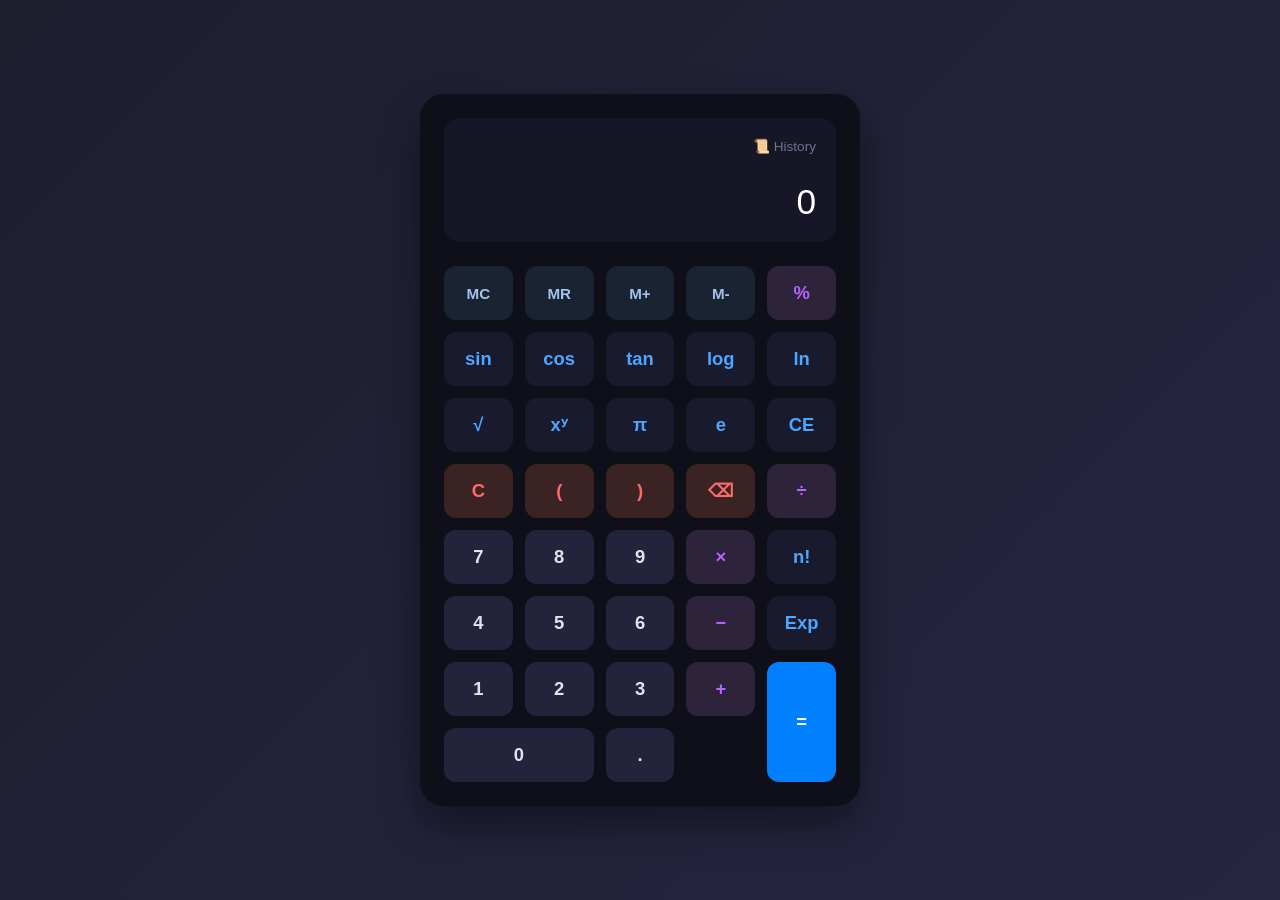
<file: Calculator App/index.html>
<!DOCTYPE html>
<html lang="en">
<head>
    <meta charset="UTF-8">
    <meta name="viewport" content="width=device-width, initial-scale=1.0">
    <title>Scientific Calculator</title>
    <link rel="stylesheet" href="style.css">
</head>
<body>
    <div class="calculator">
        <!-- Display Screen -->
        <div class="screen">
            <div class="top-row">
                <span id="memory-indicator"></span>
                <button class="history-toggle-btn" onclick="toggleHistoryLog()">📜 History</button>
            </div>
            <div id="history"></div>
            <div id="display">0</div>
        </div>

        <!-- Buttons Grid -->
        <div class="buttons">
            <!-- Memory Keys Row -->
            <button class="btn mem" onclick="pressMem('MC')">MC</button>
            <button class="btn mem" onclick="pressMem('MR')">MR</button>
            <button class="btn mem" onclick="pressMem('M+')">M+</button>
            <button class="btn mem" onclick="pressMem('M-')">M-</button>
            <button class="btn op" onclick="pressSci('percent')">%</button>

            <!-- Row 1: Scientific Functions -->
            <button class="btn sci" onclick="pressSci('sin')">sin</button>
            <button class="btn sci" onclick="pressSci('cos')">cos</button>
            <button class="btn sci" onclick="pressSci('tan')">tan</button>
            <button class="btn sci" onclick="pressSci('log')">log</button>
            <button class="btn sci" onclick="pressSci('ln')">ln</button>

            <!-- Row 2: Advanced Math -->
            <button class="btn sci" onclick="pressSci('sqrt')">√</button>
            <button class="btn sci" onclick="pressSci('pow')">xʸ</button>
            <button class="btn sci" onclick="pressSci('pi')">π</button>
            <button class="btn sci" onclick="pressSci('e')">e</button>
            <button class="btn sci" onclick="clearEntry()">CE</button>

            <!-- Row 3 -->
            <button class="btn action" onclick="clearAll()">C</button>
            <button class="btn action" onclick="press('(')">(</button>
            <button class="btn action" onclick="press(')')">)</button>
            <button class="btn action" onclick="backspace()">⌫</button>
            <button class="btn op" onclick="press('/')">÷</button>

            <!-- Row 4 -->
            <button class="btn" onclick="press('7')">7</button>
            <button class="btn" onclick="press('8')">8</button>
            <button class="btn" onclick="press('9')">9</button>
            <button class="btn op" onclick="press('*')">×</button>
            <button class="btn sci" onclick="pressSci('fact')">n!</button>

            <!-- Row 5 -->
            <button class="btn" onclick="press('4')">4</button>
            <button class="btn" onclick="press('5')">5</button>
            <button class="btn" onclick="press('6')">6</button>
            <button class="btn op" onclick="press('-')">−</button>
            <button class="btn sci" onclick="pressSci('exp')">Exp</button>

            <!-- Row 6 -->
            <button class="btn" onclick="press('1')">1</button>
            <button class="btn" onclick="press('2')">2</button>
            <button class="btn" onclick="press('3')">3</button>
            <button class="btn op" onclick="press('+')">+</button>
            <button class="btn equal" onclick="calculate()">=</button>

            <!-- Row 7 -->
            <button class="btn zero" onclick="press('0')">0</button>
            <button class="btn" onclick="press('.')">.</button>
        </div>

        <!-- Slide-out Past Calculations Log -->
        <div id="history-log" class="history-log">
            <div class="history-header">
                <h3>Calculation History</h3>
                <button class="close-btn" onclick="toggleHistoryLog()">✕</button>
            </div>
            <div id="history-list" class="history-list">
                <p class="empty-msg">No history yet</p>
            </div>
            <button class="clear-history-btn" onclick="clearHistoryLog()">Clear All History</button>
        </div>
    </div>

    <script src="script.js"></script>
</body>
</html>
</file>
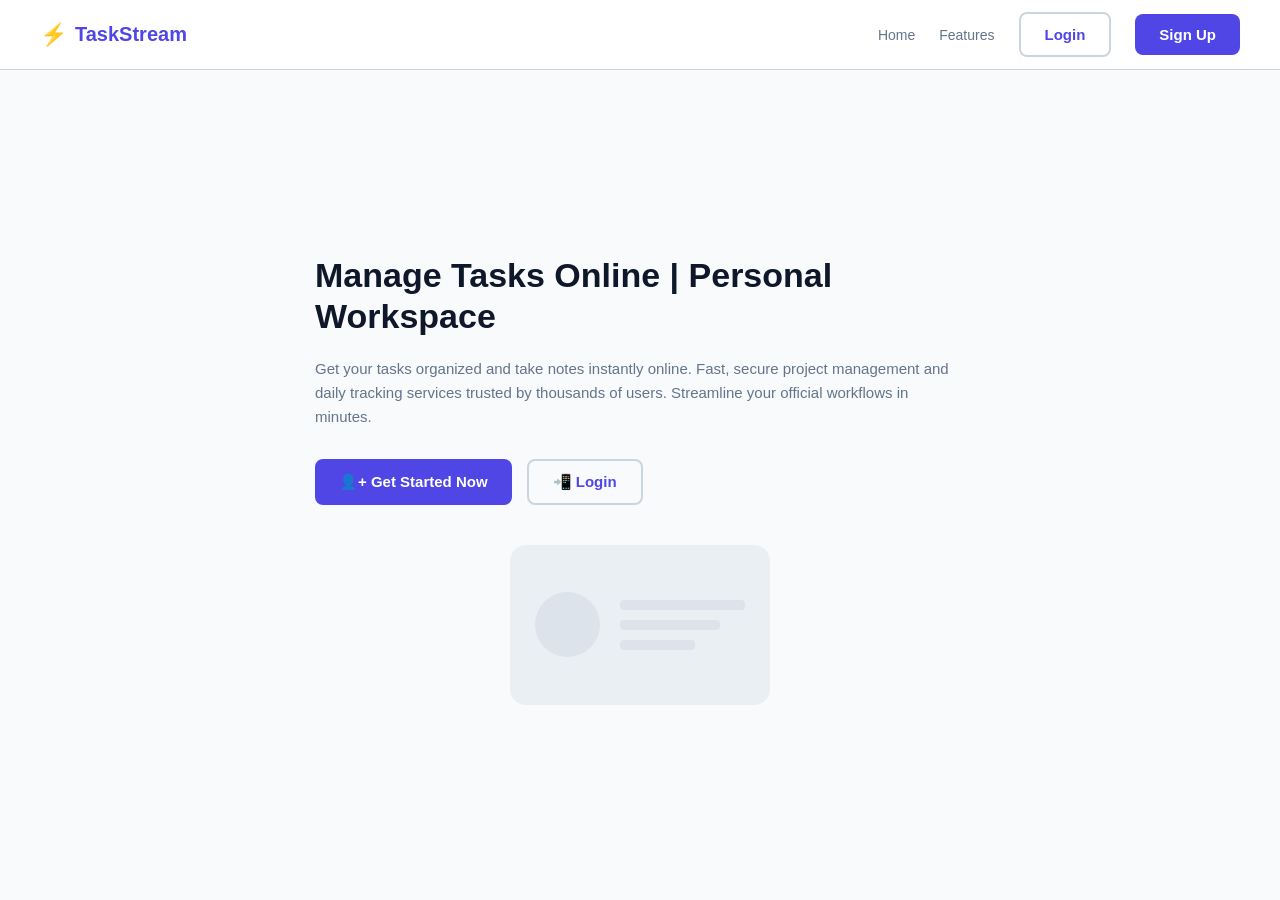
<file: To-Do App/index.html>
<!DOCTYPE html>
<html lang="en">
<head>
    <meta charset="UTF-8">
    <meta name="viewport" content="width=device-width, initial-scale=1.0">
    <title>TaskStream | Task & Notes Manager</title>
    <link rel="stylesheet" href="style.css">
</head>
<body>

    <!-- Global Navigation Top Bar -->
    <nav class="navbar" id="globalNavbar">
        <div class="nav-brand" id="brandLogo">
            <span class="logo-icon">⚡</span>
            <span class="logo-text">TaskStream</span>
        </div>
        <div class="nav-links" id="navLinksMenu">
            <a href="#" class="nav-link" id="navHomeLink">Home</a>
            <a href="#" class="nav-link" id="navFeaturesLink">Features</a>
            <button class="btn btn-sm btn-outline" id="navLoginBtn">Login</button>
            <button class="btn btn-sm btn-primary" id="navRegisterBtn">Sign Up</button>
        </div>
    </nav>

    <!-- Main Content Container Wrapper -->
    <div class="app-wrapper">

        <!-- Landing Page Hero Section -->
        <div class="landing-container" id="landingSection">
            <div class="hero-content">
                <h1>Manage Tasks Online | Personal Workspace</h1>
                <p class="hero-subtitle">
                    Get your tasks organized and take notes instantly online. Fast, secure project management and daily tracking services trusted by thousands of users. Streamline your official workflows in minutes.
                </p>
                <div class="hero-buttons">
                    <button class="btn btn-primary" id="landingGetStartedBtn">👤+ Get Started Now</button>
                    <button class="btn btn-outline" id="landingLoginBtn">📲 Login</button>
                </div>
                <!-- Illustration Placeholder Graphic -->
                <div class="hero-illustration">
                    <div class="mock-card">
                        <div class="mock-avatar"></div>
                        <div class="mock-lines">
                            <div class="mock-line"></div>
                            <div class="mock-line"></div>
                            <div class="mock-line"></div>
                        </div>
                    </div>
                </div>
            </div>
        </div>

        <!-- Authentication Container (Login / Register) -->
        <div class="auth-container hidden" id="authContainer">
            <button class="back-to-home" id="backToHomeBtn">← Back to Home</button>
            
            <!-- Login Form Card -->
            <div class="form-box" id="loginBox">
                <h2>Welcome Back</h2>
                <p class="subtitle">Please enter your details to sign in</p>
                <form id="loginForm">
                    <div class="input-group">
                        <label for="loginEmail">Email Address</label>
                        <input type="email" id="loginEmail" placeholder="you@example.com" required>
                    </div>
                    <div class="input-group">
                        <label for="loginPassword">Password</label>
                        <div class="password-wrapper">
                            <input type="password" id="loginPassword" placeholder="••••••••" required>
                            <button type="button" class="toggle-password">👁️</button>
                        </div>
                    </div>
                    <button type="submit" class="btn">Sign In</button>
                </form>
                <p class="toggle-text">Don't have an account? <a href="#" id="toSignup">Sign up</a></p>
            </div>

            <!-- Signup Form Card -->
            <div class="form-box hidden" id="signupBox">
                <h2>Create Account</h2>
                <p class="subtitle">Join us today by creating your account</p>
                <form id="signupForm">
                    <div class="input-group">
                        <label for="signupName">Full Name</label>
                        <input type="text" id="signupName" placeholder="John Doe" required>
                    </div>
                    <div class="input-group">
                        <label for="signupEmail">Email Address</label>
                        <input type="email" id="signupEmail" placeholder="you@example.com" required>
                    </div>
                    <div class="input-group">
                        <label for="signupPassword">Password</label>
                        <div class="password-wrapper">
                            <input type="password" id="signupPassword" placeholder="Minimum 6 characters" required>
                            <button type="button" class="toggle-password">👁️</button>
                        </div>
                    </div>
                    <button type="submit" class="btn">Register</button>
                </form>
                <p class="toggle-text">Already have an account? <a href="#" id="toLogin">Sign in</a></p>
            </div>
        </div>

        <!-- Dashboard Container -->
        <div class="dashboard-container hidden" id="dashboardContainer">
            <header class="dash-header">
                <h1>Workspace Dashboard</h1>
                <button id="logoutBtn" class="btn btn-danger">Log Out</button>
            </header>
            
            <main class="dash-content">
                <div class="welcome-card">
                    <h2><span id="timeGreeting">Hello</span>, <span id="userGreeting">User</span>! 👋</h2>
                    <p>Select a task to open your scratchpad workspace and write detailed notes.</p>
                </div>
                
                <div class="workspace-grid">
                    <!-- Left Side: Tasks List -->
                    <div class="todo-section">
                        <h3>My Tasks & Projects</h3>
                        
                        <!-- Input Row -->
                        <div class="todo-input-row">
                            <input type="text" id="todoInput" placeholder="e.g., About myself...">
                            <button id="addTodoBtn" class="btn">Add</button>
                        </div>

                        <!-- 🌟 NEW: Search Bar Input Field -->
                        <div class="search-row" style="margin-bottom: 15px;">
                            <input type="text" id="taskSearchInput" placeholder="🔍 Search tasks or projects..." style="width: 100%; padding: 10px; border: 1px solid var(--border-color); border-radius: 6px; outline: none; font-size: 14px;">
                        </div>

                        <ul id="todoList"></ul>
                    </div>

                    <!-- Right Side: Active Notes Workspace -->
                    <div class="notes-section section-disabled" id="notesSection">
                        <div class="notes-header">
                            <h3>Workspace Scratchpad</h3>
                            <span id="activeTaskTitle">No task selected</span>
                        </div>
                        <textarea id="notesTextarea" placeholder="Click any task on the left to start writing notes..." disabled></textarea>
                        <div class="notes-footer">
                            <button id="saveNotesBtn" class="btn" disabled>Save Document Notes</button>
                        </div>
                    </div>
                </div>
            </main>
        </div>

    </div>

    <script src="script.js"></script>
</body>
</html>
</file>
<file: Calculator App/style.css>
* {
    box-sizing: border-box;
    margin: 0;
    padding: 0;
    font-family: 'Segoe UI', Tahoma, Geneva, Verdana, sans-serif;
}

body {
    display: flex;
    justify-content: center;
    align-items: center;
    min-height: 100vh;
    background: linear-gradient(135deg, #1e1e2f, #252542);
}

.calculator {
    width: 100%;
    max-width: 440px;
    background: #0f0f1a;
    border-radius: 24px;
    padding: 24px;
    box-shadow: 0 20px 40px rgba(0, 0, 0, 0.4);
}

.screen {
    background-color: #161626;
    padding: 20px;
    border-radius: 16px;
    margin-bottom: 24px;
    text-align: right;
    min-height: 110px;
    display: flex;
    flex-direction: column;
    justify-content: space-between;
    word-break: break-all;
}

#history {
    font-size: 0.95rem;
    color: #707093;
    min-height: 24px;
}

#display {
    font-size: 2.2rem;
    color: #ffffff;
    font-weight: 500;
}

.buttons {
    display: grid;
    grid-template-columns: repeat(5, 1fr);
    gap: 12px;
}

.btn {
    border: none;
    outline: none;
    padding: 16px 0;
    font-size: 1.15rem;
    font-weight: 600;
    border-radius: 12px;
    cursor: pointer;
    background-color: #23233b;
    color: #e2e2e9;
    transition: all 0.15s ease;
}

.btn:hover {
    background-color: #2d2d4a;
}

.btn:active {
    transform: scale(0.95);
}

/* Color Coding for Calculator Types */
.btn.sci {
    background-color: #1a1a2e;
    color: #4da6ff;
}
.btn.sci:hover { background-color: #22223f; }

.btn.action {
    background-color: #3b2323;
    color: #ff6b6b;
}
.btn.action:hover { background-color: #4a2d2d; }

.btn.op {
    background-color: #2d233b;
    color: #b366ff;
}
.btn.op:hover { background-color: #392d4a; }

.btn.equal {
    background-color: #0080ff;
    color: white;
    grid-column: span 1;
    grid-row: span 2;
    display: flex;
    justify-content: center;
    align-items: center;
}
.btn.equal:hover { background-color: #3399ff; }

.btn.zero {
    grid-column: span 2;
}

/* Append or blend these into your existing style.css file */

.calculator {
    position: relative; /* Needed to anchor the sliding log panel */
    overflow: hidden;   /* Keeps the history panel tucked inside safely */
}

.top-row {
    display: flex;
    justify-content: space-between;
    align-items: center;
    margin-bottom: 4px;
}

#memory-indicator {
    font-size: 0.8rem;
    color: #4da6ff;
    font-weight: bold;
}

.history-toggle-btn {
    background: transparent;
    border: none;
    color: #707093;
    cursor: pointer;
    font-size: 0.85rem;
}
.history-toggle-btn:hover { color: #ffffff; }

/* Memory Keys Design Style */
.btn.mem {
    background-color: #1a2332;
    color: #a3c2ec;
    font-size: 0.95rem;
    padding: 12px 0;
}
.btn.mem:hover { background-color: #243248; }

/* History Log Sliding Panel Panel styling */
.history-log {
    position: absolute;
    top: 0;
    right: -100%; /* Hidden off-screen right by default */
    width: 100%;
    height: 100%;
    background: #0b0b13;
    border-radius: 24px;
    padding: 24px;
    display: flex;
    flex-direction: column;
    transition: right 0.3s ease-in-out;
    z-index: 10;
}

.history-log.open {
    right: 0; /* Slides into framework view */
}

.history-header {
    display: flex;
    justify-content: space-between;
    align-items: center;
    color: white;
    margin-bottom: 16px;
    border-bottom: 1px solid #23233b;
    padding-bottom: 10px;
}

.close-btn {
    background: transparent;
    border: none;
    color: #ff6b6b;
    font-size: 1.2rem;
    cursor: pointer;
}

.history-list {
    flex: 1;
    overflow-y: auto;
    padding-right: 4px;
}

.history-item {
    text-align: right;
    padding: 10px 0;
    border-bottom: 1px solid #161626;
    cursor: pointer;
}
.history-item:hover { background: #161626; border-radius: 8px;}

.history-item-exp {
    font-size: 0.85rem;
    color: #707093;
}

.history-item-res {
    font-size: 1.2rem;
    color: #ffffff;
    font-weight: 500;
}

.empty-msg {
    color: #707093;
    text-align: center;
    margin-top: 40px;
    font-style: italic;
}

.clear-history-btn {
    background: #3b2323;
    color: #ff6b6b;
    border: none;
    padding: 12px;
    border-radius: 12px;
    cursor: pointer;
    font-weight: 600;
    margin-top: 12px;
}
.clear-history-btn:hover { background: #4a2d2d; }
</file>
<file: To-Do App/style.css>
:root {
    --primary-color: #4f46e5;
    --primary-hover: #4338ca;
    --bg-color: #f8fafc;
    --card-bg: #ffffff;
    --text-main: #0f172a;
    --text-muted: #64748b;
    --border-color: #cbd5e1;
    --danger-color: #ef4444;
    --success-bg: #f0fdf4;
}

* {
    margin: 0;
    padding: 0;
    box-sizing: border-box;
    font-family: 'Segoe UI', Tahoma, Geneva, Verdana, sans-serif;
}

body {
    background-color: var(--bg-color);
    color: var(--text-main);
    display: flex;
    flex-direction: column;
    min-height: 100vh;
}

/* Sticky Top Navbar Styles */
.navbar {
    position: fixed;
    top: 0;
    left: 0;
    width: 100%;
    height: 70px;
    background-color: rgba(255, 255, 255, 0.9);
    backdrop-filter: blur(8px);
    display: flex;
    justify-content: space-between;
    align-items: center;
    padding: 0 40px;
    border-bottom: 1px solid var(--border-color);
    z-index: 1000;
}

.nav-brand {
    display: flex;
    align-items: center;
    gap: 8px;
    font-weight: 800;
    font-size: 20px;
    color: var(--primary-color);
    cursor: pointer;
}

.logo-icon { font-size: 22px; }
.nav-links { display: flex; align-items: center; gap: 24px; }
.nav-link { text-decoration: none; color: var(--text-muted); font-weight: 500; font-size: 14px; transition: color 0.2s; }
.nav-link:hover { color: var(--primary-color); }

/* App Main Wrapper Centering */
.app-wrapper {
    flex: 1;
    display: flex;
    justify-content: center;
    align-items: center;
    padding: 100px 20px 40px 20px;
    width: 100%;
}

.btn-sm { padding: 8px 16px; font-size: 14px; }

/* Landing Page Hero Layout Styles */
.landing-container { width: 100%; max-width: 650px; text-align: left; padding: 20px 0; animation: fadeIn 0.5s ease-in-out; }
.hero-content h1 { font-size: 34px; font-weight: 800; line-height: 1.2; margin-bottom: 20px; color: var(--text-main); }
.hero-subtitle { font-size: 15px; color: var(--text-muted); line-height: 1.6; margin-bottom: 30px; }
.hero-buttons { display: flex; gap: 15px; margin-bottom: 40px; }

/* Button Variants */
.btn { padding: 12px 24px; border-radius: 8px; font-size: 15px; font-weight: 600; cursor: pointer; transition: all 0.2s ease; border: none; }
.btn-primary { background-color: var(--primary-color); color: white; }
.btn-primary:hover { background-color: var(--primary-hover); }
.btn-outline { background-color: transparent; color: var(--primary-color); border: 2px solid var(--border-color); }
.btn-outline:hover { background-color: #f1f5f9; border-color: var(--primary-color); }

/* Mock Card Illustration from image */
.hero-illustration { display: flex; justify-content: center; margin-top: 20px; }
.mock-card { width: 260px; height: 160px; background: #e2e8f0; border-radius: 16px; opacity: 0.6; padding: 25px; display: flex; align-items: center; gap: 20px; }
.mock-avatar { width: 65px; height: 65px; background: #cbd5e1; border-radius: 50%; }
.mock-lines { flex: 1; display: flex; flex-direction: column; gap: 10px; }
.mock-line { height: 10px; background: #cbd5e1; border-radius: 4px; width: 100%; }
.mock-line:nth-child(2) { width: 80%; }
.mock-line:nth-child(3) { width: 60%; }

.back-to-home { background: none; border: none; color: var(--text-muted); cursor: pointer; font-weight: 600; margin-bottom: 15px; display: inline-block; }
.back-to-home:hover { color: var(--primary-color); }

/* Standard Forms & Structure Styles */
.auth-container { width: 100%; max-width: 450px; animation: fadeIn 0.4s ease; }
.form-box { background: var(--card-bg); padding: 40px; border-radius: 12px; box-shadow: 0 10px 15px -3px rgba(0,0,0,0.05); }
h2 { margin-bottom: 8px; font-size: 26px; font-weight: 700; }
.subtitle { color: var(--text-muted); margin-bottom: 24px; font-size: 14px; }
.input-group { margin-bottom: 20px; }
.input-group label { display: block; margin-bottom: 6px; font-size: 14px; font-weight: 500; }
.password-wrapper { position: relative; display: flex; align-items: center; }
.password-wrapper input { padding-right: 45px; width: 100%; }
.toggle-password { position: absolute; right: 12px; background: none; border: none; cursor: pointer; }
.input-group input { padding: 12px; border: 1px solid var(--border-color); border-radius: 6px; font-size: 15px; outline: none; width: 100%; }
.input-group input:focus { border-color: var(--primary-color); }
.btn-danger { background-color: var(--danger-color); color: white; }
.toggle-text { margin-top: 20px; text-align: center; font-size: 14px; color: var(--text-muted); }
.toggle-text a { color: var(--primary-color); text-decoration: none; font-weight: 600; }
.hidden { display: none !important; }

/* Dashboard Styles */
.dashboard-container { width: 100%; max-width: 1000px; background: var(--card-bg); border-radius: 12px; box-shadow: 0 4px 6px -1px rgba(0,0,0,0.05); }
.dash-header { display: flex; justify-content: space-between; align-items: center; padding: 20px 30px; border-bottom: 1px solid var(--border-color); }
.dash-header .btn { width: auto; }
.dash-content { padding: 30px; }
.welcome-card { background: var(--success-bg); border: 1px solid #bbf7d0; padding: 20px; border-radius: 8px; margin-bottom: 30px; }
.workspace-grid { display: grid; grid-template-columns: 1fr 1fr; gap: 30px; }
.todo-section, .notes-section { background: #f8fafc; padding: 20px; border-radius: 8px; border: 1px solid var(--border-color); }
.todo-input-row { display: flex; gap: 10px; margin-bottom: 20px; }
.todo-input-row input { flex: 1; padding: 12px; border: 1px solid var(--border-color); border-radius: 6px; outline: none; }

/* 🌟 Input Focus Style matching theme */
#taskSearchInput:focus {
    border-color: var(--primary-color);
    box-shadow: 0 0 0 3px rgba(79, 70, 229, 0.1);
}

#todoList { list-style: none; }
#todoList li { display: flex; justify-content: space-between; align-items: center; padding: 12px; background: var(--card-bg); border-radius: 6px; margin-bottom: 8px; border: 1px solid var(--border-color); cursor: pointer; }
#todoList li.active-task { border-left: 5px solid var(--primary-color); background-color: #f5f3ff; }
.task-left-block { display: flex; align-items: center; gap: 10px; flex: 1; }
.task-checkbox { width: 18px; height: 18px; }
.task-text.completed { text-decoration: line-through; color: var(--text-muted); }
#notesTextarea { width: 100%; height: 200px; padding: 12px; border: 1px solid var(--border-color); border-radius: 6px; resize: none; }
.notes-footer { margin-top: 15px; text-align: right; }
.section-disabled { opacity: 0.5; pointer-events: none; }

@keyframes fadeIn { from { opacity: 0; transform: translateY(10px); } to { opacity: 1; transform: translateY(0); } }
@media (max-width: 768px) { .navbar { padding: 0 20px; } .nav-links .nav-link, #navFeaturesLink { display: none; } .workspace-grid { grid-template-columns: 1fr; } .hero-buttons { flex-direction: column; } }
</file>
